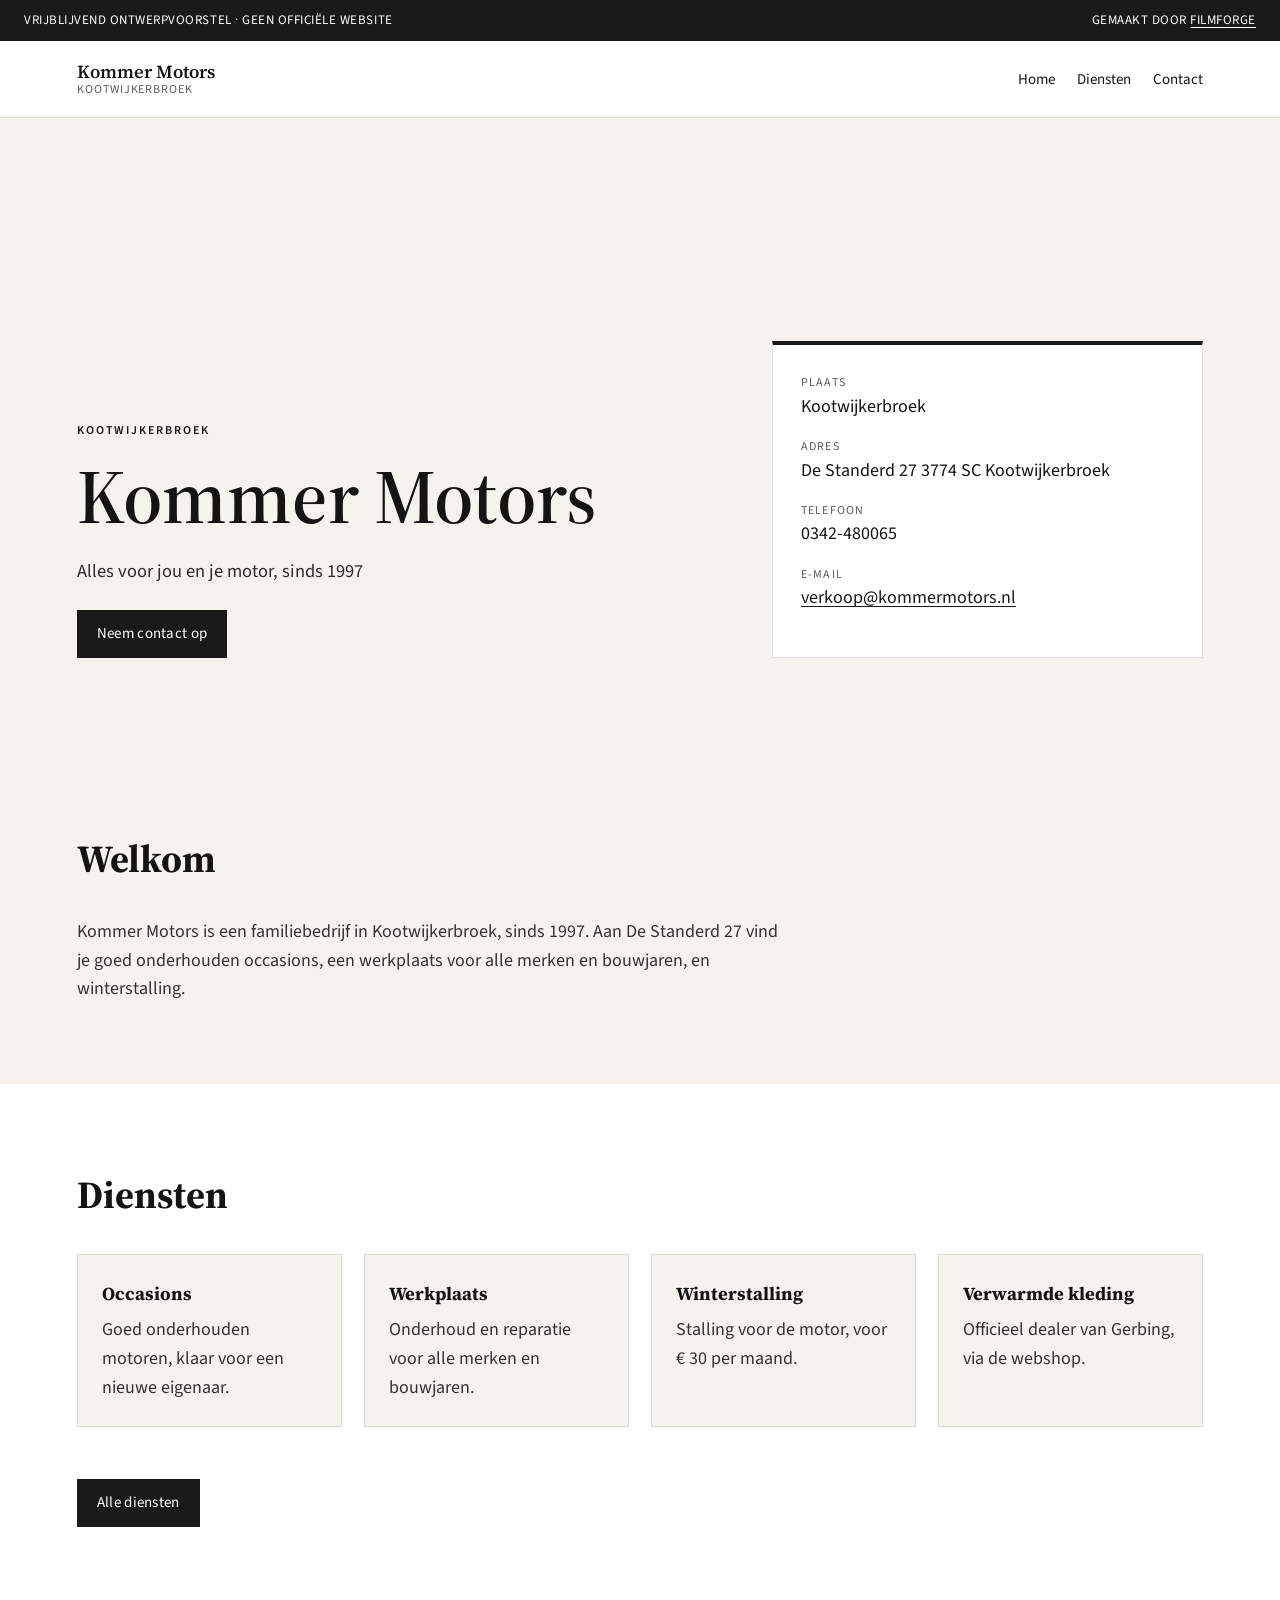
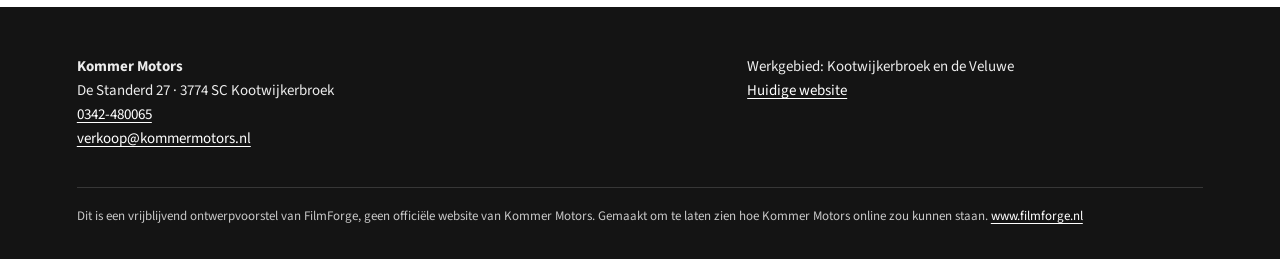
<file: index.html>
<!doctype html>
<html lang="nl">
<head>
<meta charset="utf-8">
<meta name="viewport" content="width=device-width, initial-scale=1">
<meta name="robots" content="noindex, nofollow">
<title>Kommer Motors · Kootwijkerbroek</title>
<meta name="description" content="Kommer Motors in Kootwijkerbroek — vrijblijvend ontwerpvoorstel van FilmForge.">
<link rel="preconnect" href="https://fonts.googleapis.com">
<link rel="preconnect" href="https://fonts.gstatic.com" crossorigin>
<link href="https://fonts.googleapis.com/css2?family=Source+Sans+3:wght@400;600&family=Source+Serif+4:opsz,wght@8..60,500;8..60,600&display=swap" rel="stylesheet">
<link rel="stylesheet" href="style.css">
</head>
<body>
<div class="ff-banner">
  <span>Vrijblijvend ontwerpvoorstel · geen officiële website</span>
  <span>Gemaakt door <a href="https://www.filmforge.nl" rel="noopener">FilmForge</a></span>
</div>
<header class="nav">
  <a class="brand" href="index.html">Kommer Motors<small>Kootwijkerbroek</small></a>
  <nav>
    <ul>
      <li><a href="index.html" aria-current="page">Home</a></li>
      <li><a href="diensten.html">Diensten</a></li>
      <li><a href="contact.html">Contact</a></li>
    </ul>
  </nav>
</header>

<section class="hero">
  <div>
    <p class="eyebrow">Kootwijkerbroek</p>
    <h1>Kommer Motors</h1>
    <p class="lede">Alles voor jou en je motor, sinds 1997</p>
    <a class="cta" href="contact.html">Neem contact op</a>
  </div>
  
    <aside class="hero-aside">
      <dl>
        <dt>Plaats</dt><dd>Kootwijkerbroek</dd>
        <dt>Adres</dt><dd>De Standerd 27 3774 SC Kootwijkerbroek</dd>
        <dt>Telefoon</dt><dd>0342-480065</dd>
        <dt>E-mail</dt><dd><a href="mailto:verkoop@kommermotors.nl">verkoop@kommermotors.nl</a></dd>
      </dl>
    </aside>
</section>
<section class="section">
  <div class="prose">
    <h2>Welkom</h2>
    <p>Kommer Motors is een familiebedrijf in Kootwijkerbroek, sinds 1997. Aan De Standerd 27 vind je goed onderhouden occasions, een werkplaats voor alle merken en bouwjaren, en winterstalling.</p>
  </div>
</section>
<section class="section alt">
  <h2>Diensten</h2>
  <div class="grid"><article class="card"><h3>Occasions</h3><p>Goed onderhouden motoren, klaar voor een nieuwe eigenaar.</p></article>
<article class="card"><h3>Werkplaats</h3><p>Onderhoud en reparatie voor alle merken en bouwjaren.</p></article>
<article class="card"><h3>Winterstalling</h3><p>Stalling voor de motor, voor € 30 per maand.</p></article>
<article class="card"><h3>Verwarmde kleding</h3><p>Officieel dealer van Gerbing, via de webshop.</p></article></div>
  <p style="margin-top:28px"><a class="cta" href="diensten.html">Alle diensten</a></p>
</section>

<footer class="site">
  <div class="footer-grid">
    <div>
      <strong>Kommer Motors</strong>
      <p>De Standerd 27 · 3774 SC Kootwijkerbroek</p>
      <p><a href="tel:0342-480065">0342-480065</a></p>
      <p><a href="mailto:verkoop@kommermotors.nl">verkoop@kommermotors.nl</a></p>
    </div>
    <div>
      <p>Werkgebied: Kootwijkerbroek en de Veluwe</p>
      <p><a href="https://www.kommermotors.nl/">Huidige website</a></p>
    </div>
  </div>
  <p class="ff-note">Dit is een vrijblijvend ontwerpvoorstel van FilmForge, geen officiële website van Kommer Motors. Gemaakt om te laten zien hoe Kommer Motors online zou kunnen staan. <a href="https://www.filmforge.nl">www.filmforge.nl</a></p>
</footer>
</body>
</html>
</file>
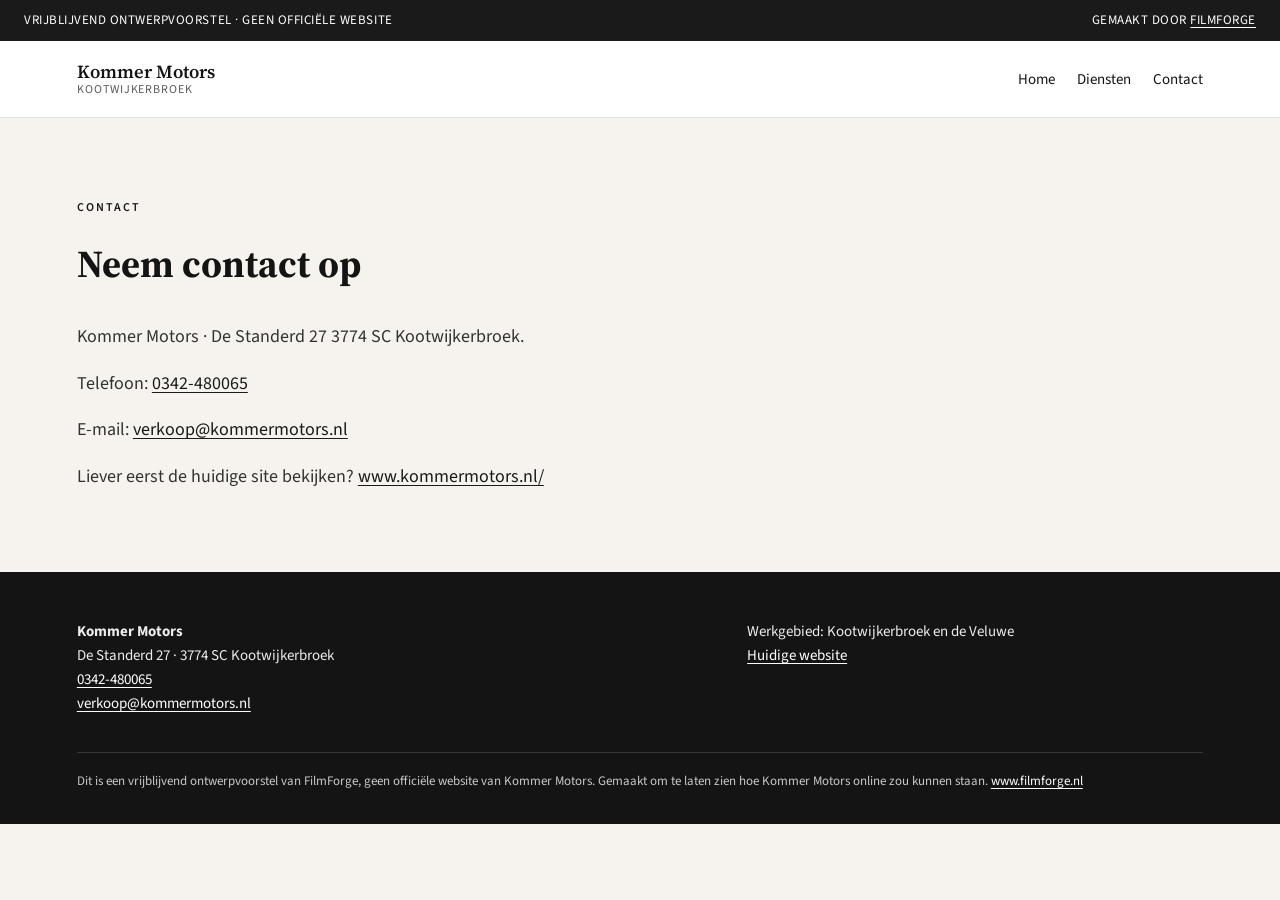
<file: contact.html>
<!doctype html>
<html lang="nl">
<head>
<meta charset="utf-8">
<meta name="viewport" content="width=device-width, initial-scale=1">
<meta name="robots" content="noindex, nofollow">
<title>Contact · Kommer Motors</title>
<meta name="description" content="Kommer Motors in Kootwijkerbroek — vrijblijvend ontwerpvoorstel van FilmForge.">
<link rel="preconnect" href="https://fonts.googleapis.com">
<link rel="preconnect" href="https://fonts.gstatic.com" crossorigin>
<link href="https://fonts.googleapis.com/css2?family=Source+Sans+3:wght@400;600&family=Source+Serif+4:opsz,wght@8..60,500;8..60,600&display=swap" rel="stylesheet">
<link rel="stylesheet" href="style.css">
</head>
<body>
<div class="ff-banner">
  <span>Vrijblijvend ontwerpvoorstel · geen officiële website</span>
  <span>Gemaakt door <a href="https://www.filmforge.nl" rel="noopener">FilmForge</a></span>
</div>
<header class="nav">
  <a class="brand" href="index.html">Kommer Motors<small>Kootwijkerbroek</small></a>
  <nav>
    <ul>
      <li><a href="index.html">Home</a></li>
      <li><a href="diensten.html">Diensten</a></li>
      <li><a href="contact.html" aria-current="page">Contact</a></li>
    </ul>
  </nav>
</header>

<section class="section">
  <p class="eyebrow">Contact</p>
  <h2>Neem contact op</h2>
  <div class="prose">
    <p>Kommer Motors · De Standerd 27 3774 SC Kootwijkerbroek.</p>
    <p>Telefoon: <a href='tel:0342-480065'>0342-480065</a></p>
    <p>E-mail: <a href="mailto:verkoop@kommermotors.nl">verkoop@kommermotors.nl</a></p>
    
    <p>Liever eerst de huidige site bekijken? <a href="https://www.kommermotors.nl/">www.kommermotors.nl/</a></p>
  </div>
</section>

<footer class="site">
  <div class="footer-grid">
    <div>
      <strong>Kommer Motors</strong>
      <p>De Standerd 27 · 3774 SC Kootwijkerbroek</p>
      <p><a href="tel:0342-480065">0342-480065</a></p>
      <p><a href="mailto:verkoop@kommermotors.nl">verkoop@kommermotors.nl</a></p>
    </div>
    <div>
      <p>Werkgebied: Kootwijkerbroek en de Veluwe</p>
      <p><a href="https://www.kommermotors.nl/">Huidige website</a></p>
    </div>
  </div>
  <p class="ff-note">Dit is een vrijblijvend ontwerpvoorstel van FilmForge, geen officiële website van Kommer Motors. Gemaakt om te laten zien hoe Kommer Motors online zou kunnen staan. <a href="https://www.filmforge.nl">www.filmforge.nl</a></p>
</footer>
</body>
</html>
</file>
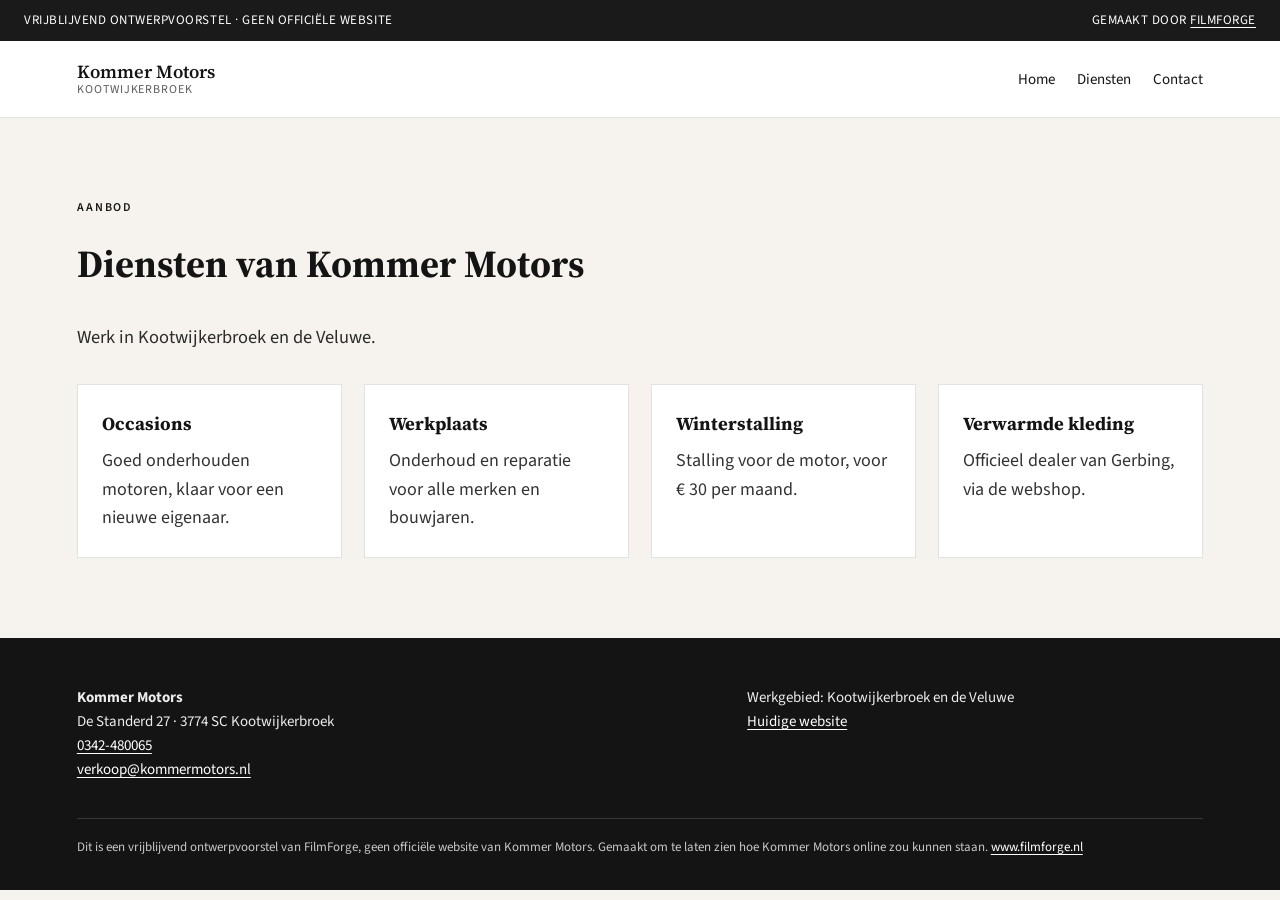
<file: diensten.html>
<!doctype html>
<html lang="nl">
<head>
<meta charset="utf-8">
<meta name="viewport" content="width=device-width, initial-scale=1">
<meta name="robots" content="noindex, nofollow">
<title>Diensten · Kommer Motors</title>
<meta name="description" content="Kommer Motors in Kootwijkerbroek — vrijblijvend ontwerpvoorstel van FilmForge.">
<link rel="preconnect" href="https://fonts.googleapis.com">
<link rel="preconnect" href="https://fonts.gstatic.com" crossorigin>
<link href="https://fonts.googleapis.com/css2?family=Source+Sans+3:wght@400;600&family=Source+Serif+4:opsz,wght@8..60,500;8..60,600&display=swap" rel="stylesheet">
<link rel="stylesheet" href="style.css">
</head>
<body>
<div class="ff-banner">
  <span>Vrijblijvend ontwerpvoorstel · geen officiële website</span>
  <span>Gemaakt door <a href="https://www.filmforge.nl" rel="noopener">FilmForge</a></span>
</div>
<header class="nav">
  <a class="brand" href="index.html">Kommer Motors<small>Kootwijkerbroek</small></a>
  <nav>
    <ul>
      <li><a href="index.html">Home</a></li>
      <li><a href="diensten.html" aria-current="page">Diensten</a></li>
      <li><a href="contact.html">Contact</a></li>
    </ul>
  </nav>
</header>

<section class="section">
  <p class="eyebrow">Aanbod</p>
  <h2>Diensten van Kommer Motors</h2>
  <p class="lede" style="margin-bottom:32px">Werk in Kootwijkerbroek en de Veluwe.</p>
  <div class="grid"><article class="card"><h3>Occasions</h3><p>Goed onderhouden motoren, klaar voor een nieuwe eigenaar.</p></article>
<article class="card"><h3>Werkplaats</h3><p>Onderhoud en reparatie voor alle merken en bouwjaren.</p></article>
<article class="card"><h3>Winterstalling</h3><p>Stalling voor de motor, voor € 30 per maand.</p></article>
<article class="card"><h3>Verwarmde kleding</h3><p>Officieel dealer van Gerbing, via de webshop.</p></article></div>
</section>

<footer class="site">
  <div class="footer-grid">
    <div>
      <strong>Kommer Motors</strong>
      <p>De Standerd 27 · 3774 SC Kootwijkerbroek</p>
      <p><a href="tel:0342-480065">0342-480065</a></p>
      <p><a href="mailto:verkoop@kommermotors.nl">verkoop@kommermotors.nl</a></p>
    </div>
    <div>
      <p>Werkgebied: Kootwijkerbroek en de Veluwe</p>
      <p><a href="https://www.kommermotors.nl/">Huidige website</a></p>
    </div>
  </div>
  <p class="ff-note">Dit is een vrijblijvend ontwerpvoorstel van FilmForge, geen officiële website van Kommer Motors. Gemaakt om te laten zien hoe Kommer Motors online zou kunnen staan. <a href="https://www.filmforge.nl">www.filmforge.nl</a></p>
</footer>
</body>
</html>
</file>
<file: style.css>
:root {
  --ink: #141414;
  --muted: #5c5c5c;
  --paper: #f6f3ee;
  --card: #ffffff;
  --accent: #1a1a1a;
  --accent-2: #1a1a1a2;
  --line: rgba(20,20,20,.12);
}
* { box-sizing: border-box; margin: 0; padding: 0; }
html { scroll-behavior: smooth; }
body {
  font-family: "Source Sans 3", "Segoe UI", sans-serif;
  color: var(--ink);
  background: var(--paper);
  line-height: 1.6;
  font-size: 18px;
}
a { color: var(--accent); text-decoration-thickness: 1px; text-underline-offset: 3px; }
img { max-width: 100%; }
.ff-banner {
  background: var(--accent);
  color: #fff;
  font-size: 13px;
  letter-spacing: .04em;
  text-transform: uppercase;
  padding: 10px 24px;
  display: flex;
  justify-content: space-between;
  gap: 16px;
  flex-wrap: wrap;
}
.ff-banner a { color: #fff; }
header.nav {
  display: flex;
  align-items: center;
  justify-content: space-between;
  gap: 24px;
  padding: 20px 6vw;
  border-bottom: 1px solid var(--line);
  background: var(--card);
  position: sticky;
  top: 0;
  z-index: 10;
}
.brand {
  font-family: "Source Serif 4", Georgia, serif;
  font-weight: 600;
  font-size: 1.15rem;
  color: var(--ink);
  text-decoration: none;
  line-height: 1.2;
}
.brand small { display: block; font-family: "Source Sans 3", sans-serif; font-weight: 400; font-size: 12px; letter-spacing: .08em; text-transform: uppercase; color: var(--muted); }
nav ul { display: flex; gap: 22px; list-style: none; flex-wrap: wrap; }
nav a { color: var(--ink); text-decoration: none; font-size: 15px; }
nav a:hover { color: var(--accent); }
.hero {
  padding: 12vh 6vw 10vh;
  display: grid;
  grid-template-columns: 1.2fr .8fr;
  gap: 48px;
  align-items: end;
  background:
    linear-gradient(120deg, rgba(255,255,255,.7), transparent 40%),
    radial-gradient(circle at 90% 10%, var(--accent-2), transparent 42%),
    radial-gradient(circle at 0% 100%, var(--accent), transparent 50%),
    var(--paper);
  min-height: 70vh;
}
.eyebrow { text-transform: uppercase; letter-spacing: .16em; font-size: 12px; color: var(--accent); font-weight: 600; margin-bottom: 16px; }
h1 {
  font-family: "Source Serif 4", Georgia, serif;
  font-size: clamp(2.4rem, 6vw, 5rem);
  line-height: 1.05;
  font-weight: 600;
  margin-bottom: 20px;
}
.lede { font-size: 1.15rem; max-width: 38rem; color: #2b2b2b; }
.hero-aside {
  background: var(--card);
  padding: 28px;
  border: 1px solid var(--line);
  border-top: 4px solid var(--accent);
}
.hero-aside dt { font-size: 12px; text-transform: uppercase; letter-spacing: .1em; color: var(--muted); }
.hero-aside dd { margin: 0 0 16px; }
.section { padding: 80px 6vw; }
.section.alt { background: var(--card); }
.section h2 {
  font-family: "Source Serif 4", Georgia, serif;
  font-size: clamp(1.8rem, 3vw, 2.6rem);
  margin-bottom: 28px;
}
.grid {
  display: grid;
  grid-template-columns: repeat(auto-fit, minmax(240px, 1fr));
  gap: 22px;
}
.card {
  background: var(--card);
  border: 1px solid var(--line);
  padding: 24px;
}
.section.alt .card { background: var(--paper); }
.card h3 { font-size: 1.15rem; margin-bottom: 8px; font-family: "Source Serif 4", Georgia, serif; }
.card p, .prose p { color: #333; }
.prose { max-width: 44rem; }
.prose p + p { margin-top: 1em; }
.cta {
  display: inline-block;
  margin-top: 24px;
  background: var(--accent);
  color: #fff;
  text-decoration: none;
  padding: 12px 20px;
  font-size: 15px;
  letter-spacing: .02em;
}
.cta:hover { filter: brightness(1.08); }
footer.site {
  padding: 48px 6vw 32px;
  background: var(--ink);
  color: #ececec;
  font-size: 15px;
}
footer.site a { color: #fff; }
.footer-grid { display: grid; grid-template-columns: 1.4fr 1fr; gap: 32px; margin-bottom: 36px; }
.ff-note {
  border-top: 1px solid rgba(255,255,255,.15);
  padding-top: 18px;
  font-size: 13px;
  color: #c8c8c8;
}
@media (max-width: 800px) {
  .hero, .footer-grid { grid-template-columns: 1fr; }
  header.nav { flex-direction: column; align-items: flex-start; }
}
</file>
